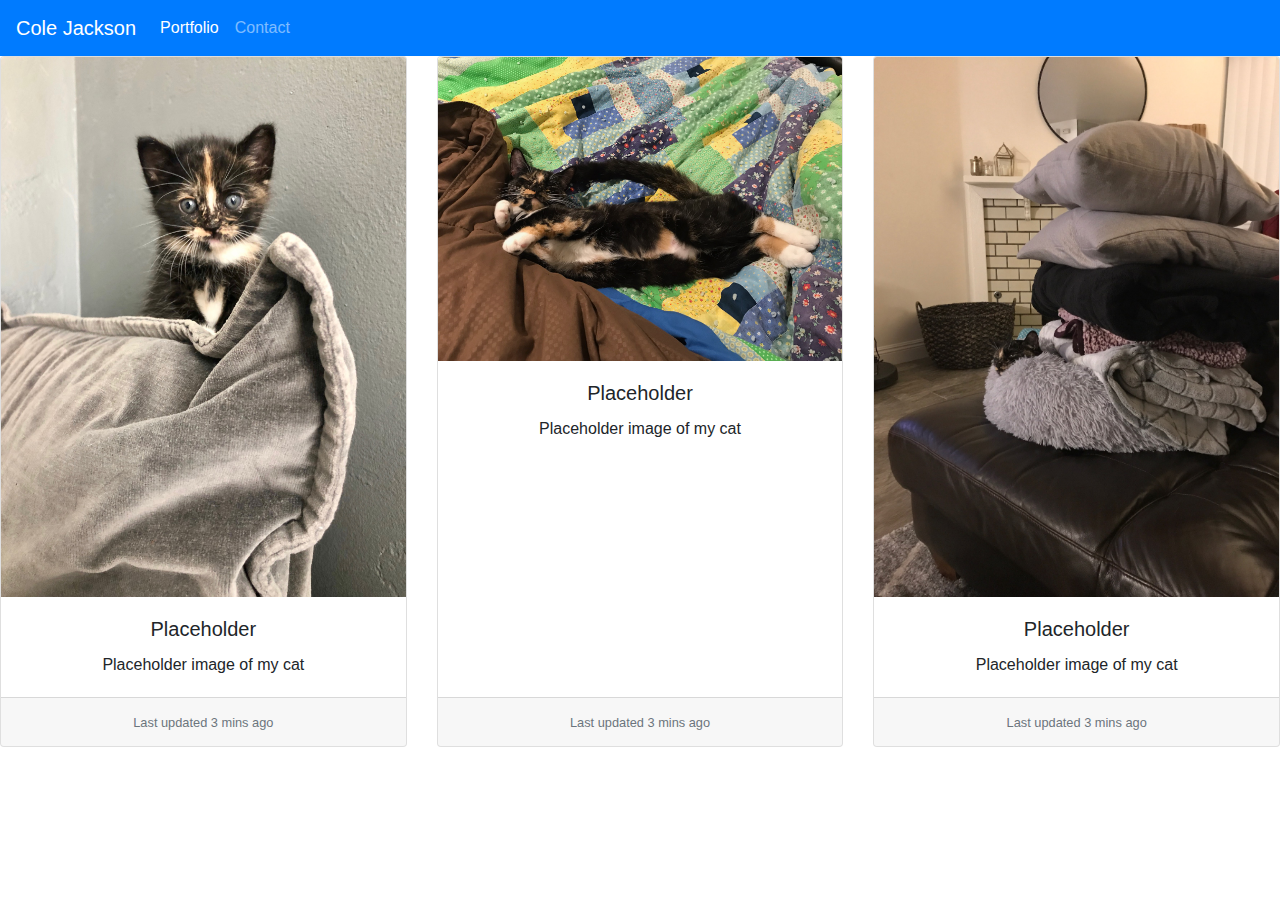
<file: portfolio.html>
<!DOCTYPE html>
<html lang="en">
<head>
    <meta charset="UTF-8">
    <meta name="viewport" content="width=device-width, initial-scale=1.0">
    <title>Portfolio</title>
    <link rel="stylesheet" href="https://stackpath.bootstrapcdn.com/bootstrap/4.4.1/css/bootstrap.min.css" integrity="sha384-Vkoo8x4CGsO3+Hhxv8T/Q5PaXtkKtu6ug5TOeNV6gBiFeWPGFN9MuhOf23Q9Ifjh" crossorigin="anonymous">
    <link rel="stylesheet" href="assets/style.css">
</head>
<body>
<!--Navbar-->
    <div class="b-4"></div>
    <div>
        <nav class="navbar navbar-expand-lg navbar-dark bg-primary">
            <a class="navbar-brand" href="index.html">Cole Jackson</a>
            <button class="navbar-toggler" type="button" data-toggle="collapse" data-target="#navbarNav" aria-controls="navbarNav" aria-expanded="false" aria-label="Toggle navigation">
              <span class="navbar-toggler-icon"></span>
            </button>
            <div class="collapse navbar-collapse" id="navbarNav">
              <ul class="navbar-nav">
                <li class="nav-item active">
                  <a class="nav-link" href="portfolio.html">Portfolio<span class="sr-only">(current)</span></a>
                </li>
                <li class="nav-item">
                  <a class="nav-link" href="contact.html">Contact<span class="sr-only">(current)</span></a>
                </li>
              </ul>
            </div>
          </nav>
<!--Cards for Portfolio deck-->
          <div class="card-deck">
            <div class="card">
              <img src="assets/images/IMG_2284.jpg" class="card-img-top" alt="cat">
              <div class="card-body">
                <h5 class="card-title">Placeholder</h5>
                <p class="card-text">Placeholder image of my cat</p>
              </div>
              <div class="card-footer">
                <small class="text-muted">Last updated 3 mins ago</small>
              </div>
            </div>
            <div class="card">
              <img src="assets/images/IMG_2614.jpg" class="card-img-top" alt="cat2">
              <div class="card-body">
                <h5 class="card-title">Placeholder</h5>
                <p class="card-text">Placeholder image of my cat</p>
              </div>
              <div class="card-footer">
                <small class="text-muted">Last updated 3 mins ago</small>
              </div>
            </div>
            <div class="card">
              <img src="assets/images/IMG_2635.jpg" class="card-img-top" alt="cat3">
              <div class="card-body">
                <h5 class="card-title">Placeholder</h5>
                <p class="card-text">Placeholder image of my cat</p>
              </div>
              <div class="card-footer">
                <small class="text-muted">Last updated 3 mins ago</small>
              </div>
            </div>
          </div>
</body>
</html>
</file>
<file: assets/style.css>
/*wallpaper img*/
body {
    margin:0;
    background-image: url(https://www.transparenttextures.com/patterns/crisp-paper-ruffles.png);
    text-align: center;
}
.spacer5 {
    height: 10px;

}
</file>
